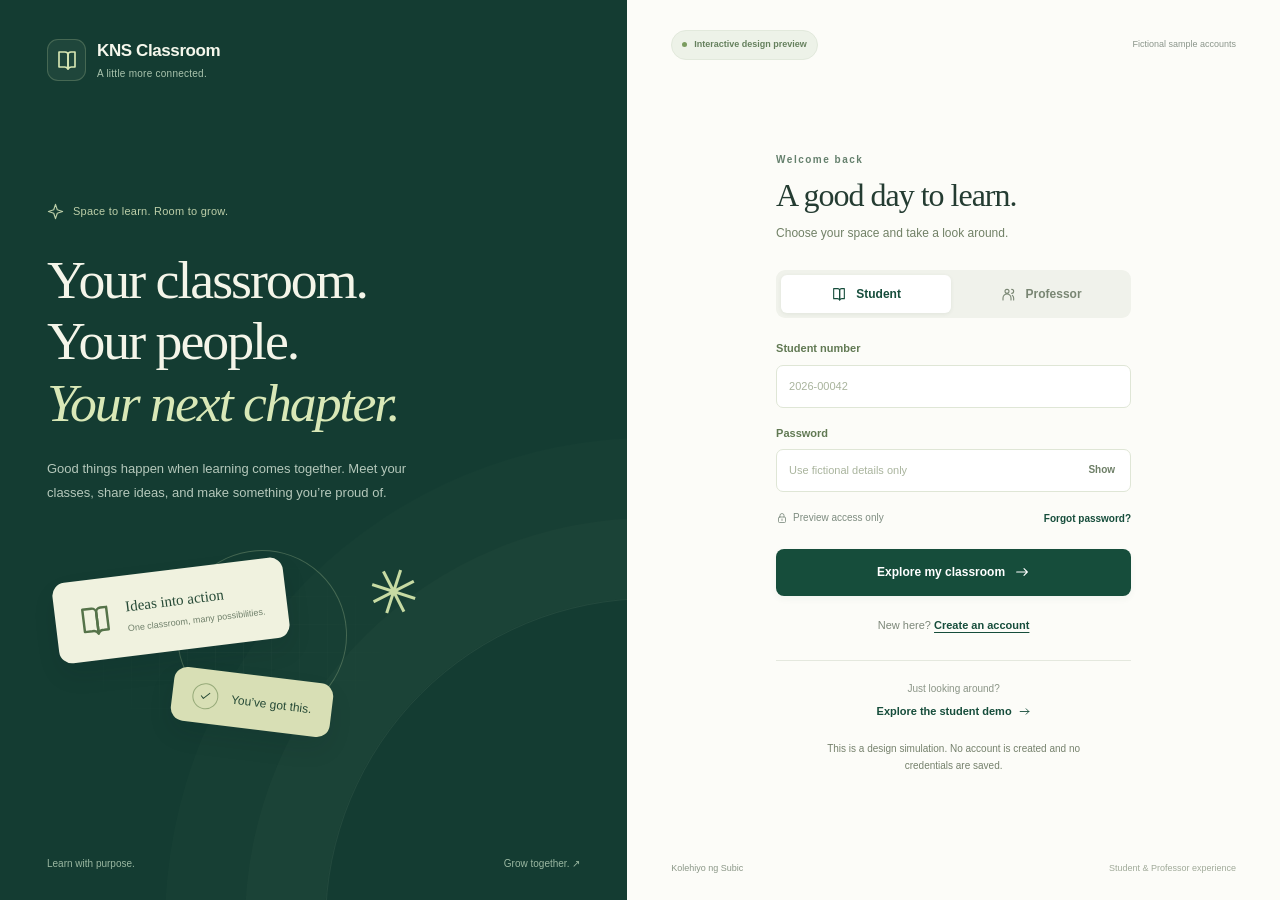
<file: prototype/index.html>
<!doctype html>
<html lang="en">
<head>
  <meta charset="utf-8">
  <meta name="viewport" content="width=device-width, initial-scale=1">
  <meta name="theme-color" content="#143c32">
  <meta http-equiv="Content-Security-Policy" content="default-src 'none'; script-src 'self'; style-src 'self'; img-src 'self' blob: data:; font-src 'self'; connect-src 'none'; form-action 'none'; base-uri 'none'; object-src 'none'">
  <meta name="description" content="An isolated, interactive classroom design prototype with fictional sample data.">
  <title>KNS Classroom · Design preview</title>
  <link rel="stylesheet" href="./prototype.css">
  <script src="./sample-data.js" defer></script>
  <script src="./prototype.js" defer></script>
</head>
<body>
  <a class="skip-link" href="#main">Skip to content</a>
  <div id="app"></div>
  <dialog id="modal" aria-labelledby="modal-title"><div id="modal-content"></div></dialog>
  <div id="toast" class="toast" role="status" aria-live="polite"></div>
  <noscript><main class="noscript"><h1>Enable JavaScript to explore the prototype</h1><p>This local design preview uses fictional data and runs entirely in your browser.</p></main></noscript>
</body>
</html>
</file>
<file: prototype/prototype.css>
/* Scoped to the standalone prototype. No imports or external assets. */
:root{--green:#164d3b;--deep:#143c32;--ink:#243c32;--muted:#77847b;--line:#e3e8e1;--paper:#f7f8f4;--white:#fff;--mint:#e0eee2;--lavender:#eae6f5;--peach:#f5e8db;--sand:#f2edda;--radius:17px;--sidebar:237px}
*{box-sizing:border-box}html{scroll-behavior:smooth}body{margin:0;background:var(--paper);color:var(--ink);font:14px/1.55 "Segoe UI",Arial,sans-serif;-webkit-font-smoothing:antialiased}button,input,textarea,select{font:inherit}button,a,input,select,textarea{-webkit-tap-highlight-color:transparent}button,a{touch-action:manipulation}button{cursor:pointer}a{color:inherit;text-decoration:none}button{color:inherit}button:disabled{opacity:.5;cursor:default}button,input,textarea,select{accent-color:var(--green)}h1,h2,h3,h4,p{margin:0}h1,h2,h3{line-height:1.25}button{border:0}input,textarea,select{min-width:0}textarea{resize:vertical}img{max-width:100%}[hidden]{display:none!important}.icon{width:20px;height:20px;flex:0 0 auto;display:inline-block;vertical-align:middle}.sr-only{position:absolute;width:1px;height:1px;padding:0;margin:-1px;overflow:hidden;clip:rect(0,0,0,0);white-space:nowrap;border:0}:focus-visible{outline:3px solid #6b9a54;outline-offset:4px}h1:focus,#main:focus{outline:none}.skip-link{position:fixed;z-index:100;top:10px;left:10px;transform:translateY(-160%);background:#fff;padding:12px 20px;border-radius:8px}.skip-link:focus{transform:none}.muted{color:var(--muted)}.small{font-size:12px}.preserve{white-space:pre-wrap;overflow-wrap:anywhere}.eyebrow{font-size:10px;font-weight:750;letter-spacing:1.7px;color:#65806d;margin-bottom:9px}.subtitle{color:var(--muted);margin-top:10px;line-height:1.65;font-size:14px}.button{display:inline-flex;align-items:center;justify-content:center;gap:9px;min-height:43px;padding:11px 18px;border:1px solid transparent;border-radius:8px;font-size:12px;font-weight:650;line-height:1.35;transition:background .18s,transform .18s;white-space:normal}.button:hover{transform:translateY(-1px)}.button.primary{background:var(--green);color:#fff;box-shadow:0 3px 7px #164d3b0c}.button.primary:hover{background:#23634c}.button.secondary{background:#fff;border-color:#dce4da;color:var(--green)}.button.secondary:hover{background:#eef4ed}.button.dark{background:#263f31;color:#fff}.button .icon{width:16px;height:16px}.full{width:100%}.text-button,.text-link{display:inline-flex;align-items:center;gap:7px;background:none;padding:3px 0;color:var(--green);font-size:12px;font-weight:650;line-height:1.5}.text-button:hover,.text-link:hover{text-decoration:underline;text-underline-offset:4px}.text-button .icon,.text-link .icon{width:15px;height:15px}.icon-button{display:inline-flex;align-items:center;justify-content:center;background:transparent;border-radius:9px;width:40px;height:40px;flex:0 0 auto}.icon-button:hover{background:#173e3009}.avatar{display:inline-flex;align-items:center;justify-content:center;width:37px;height:37px;flex:0 0 auto;border-radius:50%;background:#e4ecdf;color:#38523e;font-size:11px;font-weight:700;letter-spacing:.2px}.avatar.mint{background:var(--mint)}.avatar.lavender{background:var(--lavender);color:#6d5d91}.avatar.peach{background:var(--peach);color:#946a48}.badge{display:inline-flex;align-items:center;justify-content:center;min-height:23px;padding:3px 9px;border-radius:5px;background:#f0f2eb;color:#637260;font-size:10px;font-weight:650;line-height:1.4;white-space:nowrap}.badge.green{background:#e8f2e7;color:#487344}.badge.amber{background:#fff1d1;color:#88642d}.badge.gray{background:#edf0f0;color:#6b7979}.badge.mint{background:#dfecdc;color:#3f6e41}.badge.lavender{background:#eee8f7;color:#77638c}.badge.peach{background:#fae8d9;color:#976d49}.mint{--tint:#e4eee1;--tint-ink:#567b4b;--tint-light:#f5f8ef}.lavender{--tint:#eae5f3;--tint-ink:#83739b;--tint-light:#f8f6fb}.peach{--tint:#f5e7d9;--tint-ink:#b28564;--tint-light:#fcf7f1}.sand{--tint:#efecd9;--tint-ink:#928856;--tint-light:#faf9f2}.panel{background:#fff;border:1px solid var(--line);border-radius:var(--radius)}.section-heading{display:flex;align-items:center;justify-content:space-between;gap:15px;margin-bottom:18px}.section-heading h2{font-size:18px;font-weight:650;letter-spacing:-.35px}.section-heading .eyebrow{margin-bottom:6px}.section-heading p{margin-top:5px}.section-heading>span{font-size:11px;color:var(--muted)}.large-symbol{width:58px;height:58px;display:inline-grid;place-items:center;background:var(--tint,var(--mint));color:var(--tint-ink,var(--green));border-radius:16px}.large-symbol .icon{width:27px;height:27px}.empty{display:flex;flex-direction:column;align-items:center;justify-content:center;text-align:center;padding:55px 24px;gap:13px}.empty>.icon{width:37px;height:37px;color:#9bab96}.empty h3{font-family:Georgia,serif;font-size:24px;font-weight:400}.empty p{max-width:330px;color:var(--muted);font-size:13px}.empty .button{margin-top:8px}
.brand{display:flex;align-items:center;gap:11px;color:#f5f7ec;font-size:17px;font-weight:650;letter-spacing:-.4px}.brand small{display:block;font-size:10px;font-weight:400;letter-spacing:.25px;color:#aac4ae;margin-top:2px}.brand-mark{width:39px;height:42px;display:grid;place-items:center;border:1px solid #bed2a33d;background:#e7f0d60e;border-radius:11px;color:#d7e6b3}.brand-mark .icon{width:24px;height:24px}.auth-layout{display:grid;grid-template-columns:minmax(380px,.98fr) minmax(480px,1.02fr);min-height:100vh}.auth-story{background:var(--deep);color:#f4f5e9;padding:38px 47px 28px;display:flex;flex-direction:column;position:relative;overflow:hidden}.auth-story:before{content:"";width:650px;height:650px;position:absolute;right:-350px;bottom:-350px;border:1px solid #b9cead17;border-radius:50%;box-shadow:0 0 0 80px #b9cead06,0 0 0 160px #b9cead04;pointer-events:none}.auth-story-content{max-width:510px;margin:auto 0;padding:60px 0 25px;position:relative}.story-tag{display:inline-flex;align-items:center;gap:9px;color:#bdcfa9;font-size:11px;letter-spacing:.25px}.story-tag .icon{width:17px;height:17px}.auth-story h1{font-family:Georgia,"Times New Roman",serif;font-size:clamp(47px,4.2vw,67px);font-weight:400;line-height:1.14;letter-spacing:-2px;margin:23px 0}.auth-story h1 em{font-style:italic;color:#d9e8b7}.auth-story-content>p{max-width:360px;color:#b5c8bb;font-size:13px;line-height:1.85}.story-art{height:210px;margin-top:35px;position:relative;max-width:400px}.art-grid{position:absolute;inset:0 30px 0 0;opacity:.35;background-image:linear-gradient(#bdd1b118 1px,transparent 1px),linear-gradient(90deg,#bdd1b118 1px,transparent 1px);background-size:28px 28px;mask-image:radial-gradient(ellipse,#000,transparent 70%)}.art-orbit{position:absolute;width:170px;height:170px;border:1px solid #bed2a347;border-radius:50%;top:10px;left:130px;transform:rotate(-25deg)}.art-card{position:absolute;display:flex;align-items:center;gap:13px;background:#f0f2df;color:#264a36;box-shadow:0 12px 25px #071b2017;border-radius:13px;padding:20px 22px;transform:rotate(-7deg);left:8px;top:30px;font-size:15px;font-family:Georgia,serif}.art-card>.icon{width:36px;height:36px;color:#557349}.art-card small{display:block;font-family:"Segoe UI",sans-serif;font-size:9px;margin-top:4px;color:#70806b}.art-card-two{transform:rotate(7deg);top:135px;left:125px;padding:14px 20px;font-family:"Segoe UI",sans-serif;font-size:12px;background:#d8dfb5}.art-check{display:grid;place-items:center;border:1px solid #96aa79;width:26px;height:26px;border-radius:50%}.art-check .icon{width:14px;height:14px}.art-spark{position:absolute;right:28px;top:22px;font-size:62px;line-height:1;color:#c7dba3;transform:rotate(18deg)}.auth-story-footer{display:flex;justify-content:space-between;position:relative;color:#9ab7a1;font-size:10px;margin-top:20px}.auth-form-side{display:flex;flex-direction:column;padding:30px 44px 24px;background:#fcfcf8}.auth-top{display:flex;align-items:center;justify-content:space-between;gap:15px;font-size:9px;color:#8a958a}.preview-pill{display:inline-flex;align-items:center;gap:7px;background:#edf2e8;color:#65805d;padding:7px 10px;border:1px solid #e2e9dc;border-radius:30px;font-weight:600;white-space:nowrap}.preview-pill>span,.review-bar i{width:5px;height:5px;border-radius:50%;background:#7a9c5f;display:inline-block;flex:0 0 auto}.auth-card{width:100%;max-width:355px;margin:auto;padding:50px 0 30px}.auth-card .eyebrow{font-size:10px;letter-spacing:1.5px}.auth-card h2{font-family:Georgia,"Times New Roman",serif;font-weight:400;font-size:32px;letter-spacing:-1px;line-height:1.15}.auth-card .subtitle{font-size:12px;line-height:1.7;margin-bottom:26px}.role-picker{display:grid;grid-template-columns:1fr 1fr;gap:5px;background:#f0f2eb;padding:5px;border-radius:9px;margin:22px 0}.role-picker a{display:flex;justify-content:center;align-items:center;gap:9px;padding:10px;border-radius:6px;font-size:12px;font-weight:600;color:#798673}.role-picker a .icon{width:16px;height:16px}.role-picker a.selected{background:#fff;color:var(--green);box-shadow:0 1px 4px #1f3a1c12}.auth-card form>label{margin-bottom:16px}.auth-card .button.full{margin-top:7px;min-height:47px}.auth-options{display:flex;align-items:center;justify-content:space-between;margin:4px 0 13px;font-size:10px;color:#7e8c80}.auth-options>span{display:flex;align-items:center;gap:5px}.auth-options .icon{width:12px;height:12px}.auth-options .text-button{font-size:10px}.auth-switch{font-size:11px;color:#7c8779;text-align:center;margin-top:21px}.auth-switch a{font-weight:650;color:var(--green);text-decoration:underline;text-underline-offset:3px}.demo-access{border-top:1px solid #e4e8de;margin-top:26px;padding-top:20px;text-align:center}.demo-access>span{display:block;color:#8a9486;font-size:10px}.demo-access>button{display:inline-flex;align-items:center;gap:6px;font-size:11px;color:var(--green);background:none;margin-top:6px;font-weight:650}.demo-access .icon{width:13px;height:13px}.auth-disclaimer{font-size:9px;color:#8a9486;text-align:center;margin:18px auto 0;max-width:290px;line-height:1.75}.auth-bottom{display:flex;justify-content:space-between;gap:12px;font-size:9px;color:#8b9787;padding-top:15px}.auth-bottom>span{color:#a0aa99}.password-wrap{position:relative;display:block}.password-wrap input{padding-right:58px}.show-password{position:absolute;right:9px;top:0;height:100%;padding:0 7px;background:transparent;font-size:10px;font-weight:650;color:#6d7e66}
.sidebar{position:fixed;left:0;top:0;bottom:0;width:var(--sidebar);z-index:30;background:var(--deep);padding:30px 18px 17px;color:#e4eee2;display:flex;flex-direction:column}.sidebar .brand{padding:1px 7px;font-size:16px}.sidebar .brand small{font-size:9px}.sidebar-label{display:flex;align-items:center;justify-content:space-between;margin:40px 15px 12px;color:#8eaf99;font-size:9px;letter-spacing:1.4px;font-weight:600}.sidebar-label>span{letter-spacing:0;font-size:9px;border:1px solid #ffffff1a;border-radius:4px;padding:0 5px}.sidebar nav{display:grid;gap:4px}.nav-link{display:flex;align-items:center;gap:12px;min-height:44px;padding:11px 15px;color:#b9cfc0;font-size:11px;border-radius:7px;transition:background .15s}.nav-link .icon{width:17px;height:17px;opacity:.8}.nav-link:hover{background:#ffffff08}.nav-link.active{background:#dce9ce;color:#21492f;font-weight:650}.nav-link.active .icon{opacity:1}.nav-dot{height:6px;width:6px;border-radius:50%;background:#e4ca85;margin-left:auto}.sidebar-label.class-label{margin-top:30px}.sidebar-classes{display:grid;gap:8px;overflow:auto;max-height:235px}.sidebar-classes>a{display:flex;align-items:center;gap:12px;padding:5px 15px;font-size:10px;color:#c4d7c6}.sidebar-classes small{display:block;color:#789c86;font-size:9px;margin-top:1px}.class-dot{width:7px;height:7px;background:var(--tint);border-radius:2px;flex:0 0 auto}.sidebar-bottom{margin-top:auto;padding-top:28px}.sidebar-note{display:flex;align-items:center;gap:13px;margin:0 13px 25px;padding-top:15px;color:#a6c1a9;font:italic 16px/1.4 Georgia,serif}.sidebar-note .icon{width:30px;height:30px;color:#bbcc93;transform:rotate(-12deg)}.account{display:flex;align-items:center;gap:9px;padding-top:17px;border-top:1px solid #ffffff12}.account .avatar{width:31px;height:31px;background:#d7e2ba;color:#39543b;font-size:9px}.account>span{min-width:0;flex:1}.account strong{display:block;font-size:10px;font-weight:600;white-space:nowrap;overflow:hidden;text-overflow:ellipsis}.account small{font-size:9px;color:#8caf96}.account .icon-button{width:27px;height:32px;color:#9fbea8}.account .icon-button .icon{width:15px;height:15px}.workspace-body{margin-left:var(--sidebar);min-width:0}.topbar{height:76px;display:flex;align-items:center;gap:17px;padding:0 35px;background:#fcfcf8;border-bottom:1px solid #e8ebe3}.breadcrumb{font-size:10px;display:flex;gap:12px;color:#9ba494;white-space:nowrap}.breadcrumb strong{font-weight:500;color:#52644e}.search-trigger{display:flex;align-items:center;gap:9px;margin-left:auto;padding:8px 11px;background:transparent;border:1px solid #e6e9df;border-radius:7px;color:#8a9685;min-width:215px;font-size:10px}.search-trigger>.icon{width:14px;height:14px}.search-trigger kbd{margin-left:auto;font:9px "Segoe UI",sans-serif;background:#f2f4ed;border:1px solid #e4e8dd;padding:1px 4px;border-radius:3px}.notification-button{position:relative;width:30px}.notification-button .icon{width:18px;height:18px;color:#7b8d72}.notification-button>i{height:4px;width:4px;border-radius:50%;background:#b5a56a;position:absolute;top:9px;right:7px;border:1px solid #fcfcf8}.top-avatar{width:32px;height:32px;font-size:10px}.review-bar{display:flex;align-items:center;justify-content:space-between;gap:15px;padding:9px 35px;background:#eff2e9;border-bottom:1px solid #e5e9dc;font-size:9px;color:#849077}.review-bar>span{display:flex;align-items:center;gap:8px}.review-bar b{font-weight:600;color:#617554}.review-copy{padding-left:9px;border-left:1px solid #d4dcc9}.review-bar>label{display:flex;align-items:center;gap:8px;white-space:nowrap;font-size:9px}.review-bar select{padding:3px 22px 3px 7px;background-color:#fafbf6;border-color:#dce3d2;border-radius:4px;min-height:25px;font-size:9px;color:#56704d;width:auto;margin:0}.main-content{padding:34px 35px 30px;max-width:1600px;margin:auto;min-height:calc(100vh - 210px)}.page-heading{display:flex;justify-content:space-between;align-items:center;gap:20px;margin-bottom:27px}.page-heading h1{font-family:Georgia,"Times New Roman",serif;font-size:34px;font-weight:400;letter-spacing:-1px}.page-heading .subtitle{font-size:11px;margin-top:9px}.page-heading .eyebrow{font-size:9px;letter-spacing:1.4px}.heading-actions{flex:0 0 auto}.dashboard-grid{display:grid;grid-template-columns:minmax(0,1fr) minmax(245px,.39fr);gap:23px}.dashboard-primary,.dashboard-secondary{min-width:0}.welcome-banner{display:flex;align-items:center;justify-content:space-between;min-height:252px;background:#e7eddf;border:1px solid #e0e7d7;border-radius:var(--radius);padding:29px 32px;position:relative;overflow:hidden}.banner-date{display:inline-flex;gap:7px;align-items:center;font-size:9px;color:#7b8d6d}.banner-date .icon{width:13px;height:13px}.welcome-banner h2{font:400 clamp(28px,2.5vw,38px)/1.14 Georgia,serif;letter-spacing:-1px;color:#365338;margin-top:16px}.welcome-banner p{font-size:10px;line-height:1.8;color:#7d8c70;margin:12px 0 15px}.term-chip{display:inline-block;padding:4px 10px;border-radius:5px;background:#d8e3c6;color:#61794f;font-size:8px;letter-spacing:.1px}.banner-art{position:absolute;right:0;top:0;width:47%;height:100%;pointer-events:none}.orbit-ring{width:180px;height:180px;border:1px solid #9caf7f44;border-radius:50%;position:absolute;top:30px;right:-15px;box-shadow:0 0 0 26px #9caf7f0c,0 0 0 52px #9caf7f07}.floating-book{display:flex;align-items:center;justify-content:center;position:absolute;width:107px;height:114px;background:#f4f4df;transform:rotate(-13deg);right:51px;top:60px;border-radius:14px;border:1px solid #e0e3c9;box-shadow:7px 10px 0 #a4b48718}.floating-book .icon{width:64px;height:64px;color:#677f48;stroke-width:1.1}.floating-star{position:absolute;top:34px;right:26px;line-height:1;font-size:53px;color:#8da464;transform:rotate(17deg)}.floating-note{position:absolute;right:14px;top:174px;padding:9px 14px;background:#cddbb8;color:#61764b;font-size:9px;display:flex;align-items:center;gap:6px;border-radius:6px;transform:rotate(7deg)}.floating-note .icon{width:14px;height:14px}.art-dot{position:absolute;width:6px;height:6px;background:#8fa171;border-radius:50%}.dot-one{top:57px;left:26px}.dot-two{bottom:32px;right:147px;width:4px;height:4px}.metrics{display:grid;grid-template-columns:repeat(3,minmax(0,1fr));gap:13px;margin:20px 0 30px}.metric{padding:19px 18px;border:1px solid var(--line);background:#fff;border-radius:12px;position:relative}.metric-symbol{display:inline-flex;align-items:center;justify-content:center;width:31px;height:31px;border-radius:8px;background:var(--tint);color:var(--tint-ink)}.metric-symbol .icon{width:16px;height:16px}.metric strong{display:block;font-size:26px;font-weight:600;line-height:1;margin-top:16px;letter-spacing:-1px}.metric h3{font-size:10px;font-weight:600;margin-top:8px}.metric p{font-size:8px;color:#8f9b88;margin-top:5px}.metric>.metric-symbol{position:absolute;right:14px;top:18px}.metric strong{margin-top:4px}.classes-section .section-heading{margin-bottom:17px}.class-grid{display:grid;grid-template-columns:repeat(3,minmax(0,1fr));gap:14px}.class-card{display:block;background:#fff;border:1px solid #e4e8df;border-radius:13px;overflow:hidden;transition:transform .2s,box-shadow .2s;min-width:0}.class-card:hover{transform:translateY(-4px);box-shadow:0 9px 25px #234b2c09}.class-card-top{height:110px;display:flex;align-items:flex-start;gap:8px;background:var(--tint);padding:15px;position:relative;overflow:hidden}.class-card-top:after{content:"";position:absolute;width:115px;height:115px;border:1px solid #ffffff69;border-radius:50%;right:-27px;bottom:-58px;box-shadow:0 0 0 18px #ffffff18,0 0 0 36px #ffffff0d}.course-symbol{display:grid;place-items:center;position:absolute;top:29px;left:18px;width:49px;height:52px;background:#ffffff66;border:1px solid #ffffff9c;border-radius:10px;color:var(--tint-ink);font:400 22px Georgia,serif;transform:rotate(-7deg)}.class-card-code{font-size:8px;letter-spacing:.4px;color:var(--tint-ink);position:absolute;left:17px;bottom:10px}.card-arrow{margin-left:auto;color:var(--tint-ink);z-index:1;opacity:.65}.card-arrow .icon{width:15px;height:15px}.class-card-body{padding:16px 14px 0}.class-term{font-size:8px;color:#9a9f92;display:flex;gap:6px}.class-card h3{font-size:12px;font-weight:600;line-height:1.5;min-height:36px;margin-top:8px}.class-card-body>p{font-size:9px;color:#8c9684;margin:7px 0 15px}.class-card-footer{border-top:1px solid #edf0e7;display:flex;justify-content:space-between;gap:5px;padding:11px 0;font-size:8px;color:#8b9980}.class-card-footer>span{display:inline-flex;align-items:center;gap:4px}.class-card-footer .icon{width:12px;height:12px}.week-panel{padding:21px 20px}.week-panel h2{font-size:14px}.week-panel .section-heading{margin-bottom:20px}.week-strip{display:flex;justify-content:space-between;gap:4px}.week-strip>div{display:flex;flex-direction:column;align-items:center;justify-content:center;gap:6px;min-width:33px;padding:8px 6px;border-radius:30px}.week-strip span{font-size:9px;color:#97a18f}.week-strip strong{font-size:15px;font-weight:550}.week-strip i{width:3px;height:3px;background:#becaa9;border-radius:50%;margin-top:3px}.week-strip .today{background:var(--green);color:#fff}.week-strip .today span{color:#c0d9bd}.week-strip .today i{background:#bdd491}.week-note{display:flex;align-items:center;gap:7px;font-size:8px;color:#8a997f;margin-top:20px;white-space:normal}.status-dot{width:4px;height:4px;background:#92aa68;border-radius:50%;flex:0 0 auto}.coming-up{margin-top:20px;padding:21px 19px}.coming-up h2{font-size:14px}.coming-up .section-heading{margin-bottom:6px}.coming-up .section-heading>.icon{width:15px;height:15px;color:#8b9980}.coming-up>.small{font-size:9px}.upcoming-item{display:flex;align-items:center;gap:12px;width:100%;padding:19px 0;background:transparent;text-align:left;border-bottom:1px solid #edf0e8}.upcoming-item:hover{background:#f9faf6}.upcoming-date{display:flex;flex-direction:column;align-items:center;min-width:35px;padding:5px 6px;border:1px solid #e7ebdf;border-radius:7px;background:#fafbf6}.upcoming-date strong{font-size:17px;font-weight:550;line-height:1.2}.upcoming-date small{font-size:7px;letter-spacing:1px;color:#97a18c}.upcoming-item>span+span{min-width:0}.upcoming-item>span+span>small{font-size:8px;letter-spacing:.3px;color:#8d9c82}.upcoming-item>span+span>strong{display:block;font-size:10px;font-weight:600;line-height:1.6;margin:3px 0}.upcoming-item>span+span>span{font-size:8px;color:#a0a891}.coming-up>.text-link{margin-top:17px;font-size:10px}.gentle-note{display:flex;gap:12px;align-items:center;padding:24px 8px;font-size:9px;line-height:1.9;color:#96a087}.gentle-note>.icon{width:29px;height:29px;color:#9bb182}.gentle-note strong{font-weight:500;color:#7f9271}.workspace-footer{max-width:1600px;margin:auto;padding:22px 35px 25px;display:flex;justify-content:space-between;gap:15px;font-size:9px;color:#acb4a3}.workspace-footer>span:first-child{font-weight:600;color:#94a18a}.mobile-menu,.sidebar-scrim{display:none}
.list-toolbar{display:flex;align-items:center;justify-content:space-between;gap:20px;margin-bottom:24px;font-size:12px}.list-toolbar>span{display:flex;flex-wrap:wrap;gap:12px}.search-field{display:flex;align-items:center;gap:9px;padding:8px 12px;background:#fff;border:1px solid var(--line);border-radius:8px;min-height:40px}.search-field .icon{width:16px;height:16px;color:#91a084}.search-field input{border:0;padding:0;background:transparent;width:190px;min-height:22px;font-size:11px}.search-field input:focus{outline:none;box-shadow:none}.search-field:focus-within{outline:2px solid #8eaa74;outline-offset:2px}.full-grid{grid-template-columns:repeat(3,minmax(0,1fr));gap:22px}.full-grid .class-card-top{height:150px}.full-grid .course-symbol{width:66px;height:68px;top:34px;left:26px;font-size:30px}.full-grid .class-card-code{left:24px;bottom:14px}.full-grid .class-card-body{padding:23px 23px 0}.full-grid .class-card h3{font-size:17px;min-height:51px}.full-grid .class-card-body>p{font-size:11px}.full-grid .class-card-footer{padding:15px 0;font-size:10px}.full-grid .class-term{font-size:9px}.subtle-banner{display:flex;align-items:center;gap:20px;border:1px dashed #d4dfca;border-radius:13px;margin-top:30px;padding:25px;background:#f0f4e9}.subtle-banner>.icon{width:32px;height:32px;color:#819968}.subtle-banner>div{flex:1}.subtle-banner h3{font-size:14px;font-weight:600}.subtle-banner p{font-size:11px;color:#92a082;margin-top:5px}.filter-empty{padding:45px;text-align:center;color:var(--muted)}.work-heading{margin:25px 0 20px}.filter-tabs{display:flex;align-items:center;gap:8px;flex-wrap:wrap;margin-bottom:20px}.filter-tabs>button{background:transparent;border:1px solid transparent;min-height:34px;padding:7px 14px;color:#8b9882;border-radius:6px;font-size:11px}.filter-tabs>button.active{background:#e5eddd;border-color:#d8e4cc;color:#4f6f40;font-weight:600}.filter-tabs>button:hover{background:#eef3e7}.work-list{padding:5px 24px}.work-row{display:flex;align-items:center;gap:15px;width:100%;padding:20px 0;text-align:left;background:transparent;border-bottom:1px solid #edf0e7;min-height:85px}.work-row:last-child{border-bottom:0}.work-row:hover .work-copy>strong{color:#608243}.work-symbol{display:grid;place-items:center;width:42px;height:46px;border-radius:10px;background:var(--tint);color:var(--tint-ink);flex:0 0 auto}.work-symbol>.icon{width:22px;height:22px}.work-copy{flex:1;min-width:0}.work-copy>strong{font-size:12px;font-weight:600;display:block;line-height:1.6}.work-copy>small{display:block;font-size:9px;color:#9aa58d;margin-top:3px}.work-row-right{display:flex;align-items:center;gap:18px}.work-row-right>.icon{width:16px;height:16px;color:#aab49c}.due{display:inline-flex;align-items:center;gap:6px;font-size:10px;color:#8c9a80}.due>.icon{width:13px;height:13px}
.back-link{display:inline-flex;align-items:center;gap:8px;color:#8d9b81;font-size:10px;margin-bottom:21px}.back-link .icon{width:14px;height:14px}.subject-hero{display:flex;align-items:center;justify-content:space-between;gap:25px;background:var(--tint);border:1px solid #ffffff6e;padding:32px 35px;border-radius:17px;position:relative;overflow:hidden}.subject-meta{display:flex;align-items:center;gap:12px;font-size:10px;color:var(--tint-ink)}.subject-meta>.badge{background:#ffffff6b;color:var(--tint-ink);font-size:9px;letter-spacing:.6px}.subject-hero h1{font:400 clamp(25px,2.6vw,38px)/1.2 Georgia,serif;letter-spacing:-.7px;margin:15px 0 12px}.subject-hero p{font-size:11px;color:var(--tint-ink);display:flex;gap:10px;flex-wrap:wrap}.subject-hero-icon{padding-right:17px;transform:rotate(-10deg);opacity:.65;color:var(--tint-ink)}.subject-hero-icon>.icon{width:92px;height:92px;stroke-width:.9}.subject-tabs{display:flex;gap:28px;border-bottom:1px solid #dfe6d7;margin-bottom:28px;overflow:auto;white-space:nowrap;scrollbar-width:thin}.subject-tabs a{display:flex;align-items:center;gap:7px;padding:22px 0 15px;font-size:11px;color:#8e9b82;border-bottom:2px solid transparent}.subject-tabs a[aria-current="page"]{border-bottom-color:var(--green);color:var(--green);font-weight:650}.tab-dot{height:4px;width:4px;background:#96aa7c;border-radius:50%}.subject-columns{display:grid;grid-template-columns:minmax(0,1fr) 254px;gap:24px}.subject-columns .section-heading{margin:3px 0 20px}.subject-columns .section-heading h2{font-size:17px}.updates-list{display:grid;gap:19px}.update-card{padding:24px 25px}.update-meta{display:flex;align-items:center;gap:10px}.update-meta>span:not(.avatar){min-width:0}.update-meta strong{display:block;font-size:10px;font-weight:600}.update-meta small{display:block;color:#a0a995;font-size:9px;margin-top:2px}.update-meta>.pinned{display:flex;align-items:center;gap:4px;margin-left:auto;font-size:8px;color:#8c9c7d;white-space:nowrap}.pinned .icon{width:11px;height:11px}.update-card>h3{font:400 23px/1.3 Georgia,serif;letter-spacing:-.3px;margin:23px 0 13px}.update-card>p{font-size:12px;line-height:1.85;color:#839178}.update-bottom{display:flex;align-items:center;justify-content:space-between;gap:15px;border-top:1px solid #edf0e8;padding-top:14px;margin-top:23px}.update-bottom>span{display:flex;align-items:center;gap:6px;font-size:9px;color:#a0ac94}.update-bottom>.text-button{font-size:9px}.update-bottom .icon{width:12px;height:12px}.about-class{padding:25px}.about-class h3{font-family:Georgia,serif;font-size:24px;font-weight:400;margin:14px 0}.about-class>p:not(.eyebrow){font-size:11px;line-height:1.85;color:#8b9b80}.about-class dl{margin:23px 0 0;font-size:10px}.about-class dl>div{display:flex;gap:15px;justify-content:space-between;padding:9px 0;border-bottom:1px solid #eef1e8}.about-class dl>div:last-child{border:0}.about-class dt{color:#a2ad96}.about-class dd{margin:0;text-align:right;color:#667e55}.private-note,.code-card{margin-top:20px;padding:26px;border:1px solid #e1e8d7;border-radius:13px;background:#eef3e6}.private-note>.icon{color:#98ab81;width:25px;height:25px}.private-note h3{font-family:Georgia,serif;font-weight:400;font-size:22px;margin:15px 0 10px;line-height:1.35}.private-note p{font-size:11px;line-height:1.8;color:#91a07f}.private-note .text-link{font-size:10px;margin-top:20px}.code-card>span{display:flex;align-items:center;gap:7px;font-size:10px;color:#95a382}.code-card>span .icon{width:15px;height:15px}.code-card h3{font:400 23px/1.3 Georgia,serif;margin:13px 0}.class-code{display:flex;align-items:center;justify-content:space-between;background:#ffffff8f;color:#4f7042;border:1px dashed #c0cfaa;padding:12px 14px;border-radius:8px;width:100%;font:600 18px "Courier New",monospace;letter-spacing:2px}.class-code .icon{width:15px;height:15px;opacity:.7}.code-card>p{font-size:9px;color:#99a68b;margin-top:11px}
.chat-panel{overflow:hidden}.chat-header{display:flex;align-items:center;gap:12px;padding:20px 25px;border-bottom:1px solid #e7ecdf;min-height:84px}.chat-header h2{font-size:14px;font-weight:600}.chat-header p{font-size:10px;color:#9aa78d;margin-top:4px}.channel-icon{display:grid;place-items:center;background:#e8efdf;color:#7d9561;width:40px;height:40px;border-radius:11px}.channel-icon .icon{width:21px;height:21px}.privacy-label{margin-left:auto;display:flex;align-items:center;gap:5px;font-size:9px;color:#98a78a;white-space:nowrap}.privacy-label>.icon{width:12px;height:12px}.chat-history{height:400px;overflow-y:auto;padding:25px;background:#fcfdf9;scrollbar-width:thin}.chat-date{text-align:center;color:#a6af9b;font-size:9px;margin:0 0 25px}.message{display:flex;gap:11px;margin-bottom:23px;max-width:83%}.message>.avatar{width:29px;height:29px;font-size:9px;margin-top:18px}.message>div{min-width:0}.message-meta{display:flex;align-items:center;gap:10px;margin-bottom:6px;font-size:9px;color:#9daa8f}.message-meta strong{font-weight:600;color:#7b9070}.message-meta time{font-size:8px}.message-bubble{background:#fff;border:1px solid #e6ebdd;border-radius:0 12px 12px 12px;padding:13px 17px;font-size:12px;line-height:1.8;color:#6d8061}.message.mine{margin-left:auto;flex-direction:row-reverse}.message.mine .message-meta{justify-content:flex-end}.message.mine .message-bubble{background:#eaf0e1;border-color:#dfe8d3;border-radius:12px 0 12px 12px;color:#5c754b}.message-topic{display:flex;gap:5px;align-items:center;font-size:9px;line-height:1.5;padding-bottom:7px;margin-bottom:8px;border-bottom:1px solid #8aa26821;color:#899d75}.message-topic .icon{width:12px;height:12px}.message-composer{padding:16px 25px 19px;background:#fff;border-top:1px solid #e7ecdf}.topic-picker{display:flex;align-items:center;gap:8px;font-size:9px;font-weight:400;color:#a0ad91;margin-bottom:10px}.topic-picker select{background:#f7f9f2;border-color:#e7ecdf;min-height:27px;padding:3px 25px 3px 8px;border-radius:5px;color:#829574;font-size:9px;max-width:310px;width:auto;margin:0}.message-composer textarea{display:block;width:100%;font-size:12px;border:1px solid #e3e9da;border-radius:9px;min-height:75px;padding:12px 14px}.composer-bottom{display:flex;align-items:center;justify-content:space-between;gap:14px;margin-top:12px}.composer-bottom>span{display:flex;align-items:center;gap:5px;font-size:8px;color:#a2ae94}.composer-bottom .icon{width:11px;height:11px}.composer-bottom .button{min-height:34px;font-size:10px;padding:8px 13px}.composer-bottom .button>.icon{width:13px;height:13px}.inbox{display:grid;grid-template-columns:260px minmax(0,1fr);overflow:hidden}.thread-list{border-right:1px solid #e6ebdd;background:#fff;padding:20px 0;min-width:0}.thread-list-heading{display:flex;align-items:center;justify-content:space-between;padding:0 19px 15px}.thread-list-heading h2{font-size:13px;font-weight:600}.thread-list-heading>.icon,.thread-list-heading>span .icon{width:14px;height:14px;color:#9bab8f}.thread-search{margin:0 14px 18px;background:#f9faf5;padding:6px 8px;min-height:34px}.thread-search input{width:100%;font-size:10px}.thread-link{display:flex;gap:10px;align-items:center;text-align:left;width:100%;padding:17px 18px;background:transparent;border-left:2px solid transparent}.thread-link:hover{background:#f6f9f1}.thread-link.selected{border-left-color:#90a96b;background:#f0f5e8}.thread-link .avatar{width:33px;height:33px;font-size:9px}.thread-link>span:last-child{min-width:0}.thread-link strong{font-size:10px;font-weight:600;display:block}.thread-link small{font-size:8px;color:#a1ae92;display:block;margin-top:3px}.thread-link p{font-size:9px;color:#91a17f;white-space:nowrap;overflow:hidden;text-overflow:ellipsis;max-width:168px;margin-top:5px}.conversation{min-width:0}.conversation .chat-header{padding:20px}.conversation .chat-header h2{font-size:12px}.conversation .chat-history{height:340px;padding:20px}.conversation .message{max-width:93%}.conversation .message-meta{font-size:8px}.conversation .message-bubble{font-size:11px}.conversation .privacy-label{font-size:8px}.conversation .privacy-label>.icon{width:10px;height:10px}.conversation .message-composer{padding:16px 20px}.conversation-notice{display:flex;align-items:center;justify-content:center;gap:6px;font-size:8px;color:#a0ad91;margin-bottom:24px}.conversation-notice>.icon{width:11px;height:11px}
.insight-card{background:#f0eddf;border:1px solid #e7e1ca;padding:23px 22px 20px;border-radius:15px;position:relative;overflow:hidden}.insight-label{display:flex;align-items:center;gap:6px;font-size:8px;letter-spacing:1px;color:#9f956e;font-weight:650;flex-wrap:wrap}.insight-label>.icon{width:16px;height:16px}.insight-label>.badge{font-size:7px;letter-spacing:0;padding:2px 5px;min-height:18px;margin-left:auto}.insight-card>h3{font:400 30px/1.18 Georgia,serif;letter-spacing:-.6px;margin:24px 0 13px;color:#655f3e}.insight-card>p{font-size:10px;color:#9b9579;line-height:1.9}.insight-card>p strong{color:#837c5a;font-weight:600}.insight-context{display:flex;align-items:center;gap:9px;margin:19px 0 22px}.tiny-stack{display:inline-flex;padding-right:5px}.tiny-stack>.avatar{width:23px;height:23px;margin-right:-5px;border:2px solid #f0eddf;background:#d6dcc1;color:#7c8460;font-size:7px}.tiny-stack>.avatar:nth-child(2){background:#e2d4c0;color:#927a5f}.tiny-stack>.avatar:nth-child(3){background:#ded5e9;color:#9181a3}.insight-context>span:last-child{font-size:8px;color:#9d987c}.insight-actions{display:flex;align-items:center;justify-content:space-between;gap:10px}.insight-actions .button{font-size:10px;min-height:35px;padding:9px 12px}.insight-actions .text-button{font-size:10px;color:#9a916b}.insight-card>small{display:block;color:#aaa283;font-size:7px;margin-top:17px;line-height:1.7}.insights-grid{display:grid;grid-template-columns:1fr 1fr;gap:25px;max-width:940px}.insights-grid .insight-card{padding:34px}.insights-grid .insight-card>h3{font-size:43px;margin-top:34px}.insights-grid .insight-card>p{font-size:13px;line-height:1.85}.insights-grid .insight-label{font-size:9px}.insights-grid .insight-label .badge{font-size:8px}.insights-grid .insight-context{margin:25px 0}.insights-grid .insight-context>span:last-child{font-size:10px}.insights-grid .insight-actions .button{min-height:43px;font-size:11px}.insights-grid .insight-card>small{font-size:9px;margin-top:25px}.insight-explainer{padding:32px}.insight-explainer h2{font:400 31px/1.2 Georgia,serif;letter-spacing:-.6px;margin:23px 0 16px}.insight-explainer>p{font-size:12px;line-height:1.8;color:#91a180}.insight-explainer ol{counter-reset:insight;list-style:none;margin:28px 0;padding:0}.insight-explainer li{position:relative;padding-left:35px;margin-bottom:20px;counter-increment:insight}.insight-explainer li:before{content:counter(insight);position:absolute;top:1px;left:0;width:23px;height:23px;border-radius:50%;display:grid;place-items:center;background:#f0f4e8;color:#8d9e79;font-size:10px}.insight-explainer li strong{font-size:11px;font-weight:600;display:block}.insight-explainer li span{display:block;font-size:10px;color:#9aa78b;margin-top:4px;line-height:1.7}.insight-explainer p.small{font-size:9px}
.submissions-panel{padding:25px 0 0;overflow:hidden}.submissions-toolbar{display:flex;align-items:center;justify-content:space-between;gap:25px;padding:0 25px}.submissions-toolbar h2{font-size:17px;letter-spacing:-.3px;font-weight:600}.submissions-toolbar p{font-size:10px;margin-top:6px}.submissions-toolbar>label{width:310px;flex:0 1 auto;font-size:9px;color:#91a17f}.submissions-toolbar select{font-size:10px;margin-top:5px;min-height:37px}.submission-stats{display:flex;gap:30px;border-top:1px solid #edf0e7;border-bottom:1px solid #edf0e7;margin:23px 0;padding:19px 25px;background:#fcfdf9}.submission-stats>span{font-size:10px;color:#95a386}.submission-stats strong{font-size:22px;font-weight:500;color:#657e52;margin-right:6px}.submission-filters{display:flex;align-items:center;justify-content:space-between;gap:15px;padding:0 25px 20px}.submission-filters select{width:auto;min-width:150px;font-size:10px;min-height:36px}.submission-filters .search-field{min-height:36px}.table-scroll{overflow-x:auto}.submission-table{width:100%;border-collapse:collapse;text-align:left;white-space:nowrap;font-size:10px}.submission-table th{background:#f8faf3;color:#9eaa91;font-size:8px;letter-spacing:.6px;font-weight:600;padding:13px 15px;border-top:1px solid #e8eddf;border-bottom:1px solid #e8eddf}.submission-table th:first-child,.submission-table td:first-child{padding-left:25px}.submission-table th:last-child,.submission-table td:last-child{padding-right:25px}.submission-table td{padding:19px 15px;border-bottom:1px solid #edf0e6;color:#8d9b7f}.submission-table .text-button{font-size:10px}.submission-table .text-button .icon{width:13px;height:13px}.submission-table .badge{font-size:8px}.student-cell{display:flex;align-items:center;gap:9px}.student-cell strong{font-weight:500;color:#637b53;font-size:10px}.student-cell .avatar{width:31px;height:31px;font-size:8px}.table-note{padding:18px 25px;font-size:9px;color:#a3ae98;display:flex;align-items:center;gap:7px}.table-note .icon{width:13px;height:13px}
dialog{width:calc(100% - 32px);max-width:510px;max-height:calc(100dvh - 50px);padding:0;border:1px solid #e3e8dd;border-radius:18px;background:#fcfdf9;color:var(--ink);box-shadow:0 25px 100px #17392733;overflow:auto;scrollbar-width:thin}dialog::backdrop{background:#102a2180;backdrop-filter:blur(4px)}dialog.wide{max-width:690px}#modal-content{padding:29px 32px}.modal-heading{display:flex;align-items:flex-start;justify-content:space-between;gap:22px;margin-bottom:21px}.modal-heading h2{font:400 28px/1.18 Georgia,serif;letter-spacing:-.7px}.modal-heading .eyebrow{font-size:8px;margin-bottom:8px}.modal-heading>.icon-button{width:30px;height:30px;margin:-3px -8px 0 0;color:#92a07f}.modal-heading .icon-button .icon{width:17px;height:17px}dialog .subtitle{font-size:12px;margin:-5px 0 23px}form>label,.form-grid>label,.code-label,.submissions-toolbar>label{display:block;font-size:11px;font-weight:550;color:#617953}form>label,form>.form-grid{margin:17px 0}input,textarea,select{display:block;width:100%;min-height:43px;padding:11px 12px;border:1px solid #dfe6d6;border-radius:7px;background:#fff;color:#4f6943;font-size:12px;font-weight:400;line-height:1.4;margin-top:7px}input::placeholder,textarea::placeholder{color:#a9b49d;font-size:11px;opacity:1}input:focus,textarea:focus,select:focus{outline:2px solid #8eaa74;outline-offset:2px}input[readonly]{background:#f2f5eb;color:#92a180}.form-grid{display:grid;grid-template-columns:1fr 1fr;gap:18px}.form-note{display:flex;gap:6px;align-items:center;font-size:9px;color:#99a58a;line-height:1.7;margin:23px 0 0}.form-note>.icon{width:13px;height:13px}.form-error{color:#ae644e;font-size:11px;margin:13px 0;line-height:1.6}.form-error:empty{display:none}.form-footer{display:flex;align-items:center;justify-content:flex-end;gap:12px;margin-top:25px;padding-top:20px;border-top:1px solid #e4e9dc}.form-footer>.small{margin-right:auto;max-width:200px;font-size:9px}.checkbox-label{display:flex;align-items:center;gap:9px;font-weight:400}.checkbox-label input{min-height:0;width:14px;height:14px;margin:0}.class-created{text-align:center;padding:10px 5px}.class-created>.large-symbol{margin-bottom:21px}.class-created h3{font:400 25px/1.2 Georgia,serif;letter-spacing:-.5px}.class-created>p{font-size:11px;line-height:1.8;color:#95a283;margin:10px 0 25px}.class-created .code-label{text-align:center;font-size:10px;max-width:270px;margin:23px auto 17px}.code-label input{text-align:center;font:600 26px "Courier New",monospace;letter-spacing:3px;color:#66874b;min-height:63px;border:1px dashed #c7d6b4;background:#eff4e6}.join-input{font:500 23px "Courier New",monospace;letter-spacing:3px;padding:17px;min-height:67px;text-transform:uppercase}.join-input::placeholder{font-size:20px;letter-spacing:3px;color:#c0cbb3}.sample-hint{display:flex;align-items:flex-start;gap:9px;padding:14px 16px;background:#eef3e6;border-radius:8px;margin-top:20px}.sample-hint>.icon{color:#9aaf7e;width:18px;height:18px;margin-top:2px}.sample-hint p{font-size:10px;line-height:1.8;color:#93a17e}.sample-hint .text-button{display:inline;font-size:10px;padding:0;font-family:"Courier New",monospace;letter-spacing:.6px}.dialog-section-title{font-size:12px;font-weight:650;margin:26px 0 13px}.work-detail-meta{display:flex;align-items:center;gap:13px;flex-wrap:wrap;padding-bottom:20px;border-bottom:1px solid #e5eadc;font-size:10px;color:#9cab8e}.work-detail-meta>span{display:flex;align-items:center;gap:5px}.work-detail-meta .icon{width:13px;height:13px}.work-instructions{font-size:13px;line-height:1.85;color:#80946e}.file-chips{display:grid;gap:9px;margin:13px 0}.file-chips>span{display:flex;align-items:center;gap:12px;padding:13px 16px;border:1px solid #e4e9db;border-radius:8px;background:#fff}.file-chips>span>.icon{width:22px;height:22px;color:#a0b086}.file-chips strong{display:block;font-size:10px;font-weight:600;overflow-wrap:anywhere}.file-chips small{font-size:9px;color:#a7b297;display:block;margin-top:2px}.file-selection{margin:16px 0}.file-drop{display:flex;flex-direction:column;align-items:center;justify-content:center;gap:5px;border:1px dashed #c4d2b2;border-radius:11px;background:#f5f8ef;padding:20px;cursor:pointer;text-align:center;position:relative;min-height:150px;color:#91a37a}.file-drop>.icon{height:25px;width:25px;margin-bottom:6px}.file-drop>strong{font-size:11px;font-weight:600;color:#6e8a53}.file-drop>span{font-size:9px}.file-drop>span.small{font-size:8px;color:#a6b495;margin-top:3px}.file-drop>input{position:absolute;inset:0;opacity:0;cursor:pointer;width:100%;height:100%;margin:0;padding:0}.file-drop:focus-within{outline:3px solid #8eaa74;outline-offset:3px}.file-selection>.text-button{font-size:10px;margin-top:15px}.file-selection>.text-button .icon{width:13px;height:13px}.file-selection>.small{font-size:9px;margin-top:12px;line-height:1.75}.file-previews{display:grid;gap:8px;margin-top:12px}.file-preview{display:flex;align-items:center;gap:12px;border:1px solid #e4eadb;padding:9px 12px;border-radius:9px;background:#fff}.file-preview>img{width:47px;height:47px;object-fit:cover;border-radius:6px}.file-preview-icon{display:grid;place-items:center;width:38px;height:44px;background:#f1f5e9;color:#9cae7d;border-radius:6px;flex:0 0 auto}.file-preview>span:not(.file-preview-icon){flex:1;min-width:0}.file-preview strong{display:block;overflow-wrap:anywhere;font-size:10px;font-weight:550}.file-preview small{font-size:9px;color:#a2af90;display:block;margin-top:3px}.file-preview .icon-button{width:28px;height:28px;color:#a0ad8c}.file-preview .icon-button .icon{height:14px;width:14px}.submitted-notice,.alert-summary{display:flex;align-items:center;gap:13px;background:#edf4e5;border:1px solid #dfe9d3;padding:18px;border-radius:10px;margin-top:25px}.submitted-notice>.icon,.alert-summary>.icon{width:27px;height:27px;color:#8fa872}.submitted-notice strong,.alert-summary strong{display:block;font-size:12px;font-weight:600}.submitted-notice span,.alert-summary p{display:block;font-size:10px;color:#92a67d;margin-top:3px}.feedback-card{background:#eff4e7;padding:22px;border-radius:9px;margin-top:22px}.feedback-card>strong{font-size:22px;font-weight:500;color:#729452}.feedback-card p{font-size:12px;line-height:1.8;margin-top:10px;color:#8b9f75}.review-student{display:flex;gap:12px;align-items:center;margin:25px 0}.review-student .avatar{height:43px;width:43px}.review-student h3{font-size:13px;font-weight:600}.review-student p{font-size:10px;color:#a1ad92;margin-top:4px}.response-text{background:#f2f6eb;border-radius:9px;padding:18px;font-size:12px;line-height:1.85;color:#849970}.question-list{display:grid;margin-top:25px}.question-list article{display:flex;align-items:flex-start;gap:12px;padding:17px 0;border-bottom:1px solid #e5eadc}.question-list .avatar{width:30px;height:30px;font-size:9px}.question-list strong{font-size:10px;font-weight:600}.question-list p{font-size:12px;color:#91a17e;margin-top:5px;line-height:1.7}.alert-summary{margin:0 0 16px}.notification-list{display:grid;margin-bottom:20px}.notification-list>a,.notification-list>button{display:flex;align-items:center;gap:14px;text-align:left;background:transparent;padding:20px 0;border-bottom:1px solid #e8eddf;width:100%}.notification-list>button>span:nth-child(2),.notification-list>a>span:nth-child(2){flex:1}.notification-list strong{display:block;font-size:11px;font-weight:550}.notification-list small{display:block;font-size:10px;color:#a3af94;margin-top:5px;line-height:1.7}.notification-list>.icon{height:15px;width:15px}.search-dialog-field{margin:7px 0 25px}.search-dialog-field>input{margin:0;width:100%;min-height:30px;font-size:12px}.search-section{margin:25px 0 10px;font-size:8px}.search-result{display:flex;align-items:center;gap:13px;padding:14px 5px;border-bottom:1px solid #e8eddf;font-size:11px;width:100%;text-align:left;background:transparent}.search-result>span{flex:1}.search-result>.icon{width:17px;height:17px;color:#97aa80}.search-result small{display:block;font-size:9px;color:#a6b295;margin-top:3px}.toast{position:fixed;bottom:26px;left:50%;transform:translate(-50%,25px);z-index:200;max-width:calc(100% - 32px);padding:13px 22px;color:#eff7e8;background:#254d37;border:1px solid #acc28b24;border-radius:10px;font-size:12px;box-shadow:0 5px 25px #173e3026;opacity:0;visibility:hidden;transition:opacity .2s,transform .2s;pointer-events:none;text-align:center}.toast.visible{opacity:1;visibility:visible;transform:translate(-50%,0)}.noscript{max-width:600px;margin:15vh auto;padding:30px}.noscript h1{font-family:Georgia,serif;font-weight:400}.noscript p{margin-top:20px}
@media(min-width:1500px){.main-content{padding-top:44px}.dashboard-grid{grid-template-columns:minmax(0,1fr) 320px;gap:28px}.welcome-banner{min-height:295px;padding:35px 40px}.banner-art{right:20px;top:15px}.metrics{gap:20px;margin:25px 0 35px}.metric{padding:24px}.metric strong{font-size:32px}.metric h3{font-size:12px}.metric p{font-size:10px}.class-card-top{height:145px}.class-card-body{padding:22px 20px 0}.class-card h3{font-size:15px;min-height:45px}.class-term{font-size:9px}.class-card-body>p{font-size:11px}.class-card-footer{font-size:9px;padding:15px 0}.class-card-code{font-size:9px;bottom:14px}.course-symbol{height:64px;width:63px;font-size:27px;top:35px}.week-panel{padding:25px}.week-strip>div{padding:11px;min-width:39px}.week-note{font-size:9px}.coming-up{padding:25px}.coming-up h2{font-size:16px}.upcoming-item>span+span>strong{font-size:12px}.upcoming-item>span+span>span{font-size:9px}.upcoming-item{padding:24px 0}.insight-card{padding:28px}.insight-card>h3{font-size:36px}.insight-card>p{font-size:12px}.insight-context>span:last-child{font-size:9px}.insight-card>small{font-size:8px}}
@media(max-width:1200px){:root{--sidebar:215px}.sidebar{padding:25px 14px 15px}.sidebar .brand{font-size:14px;gap:9px}.sidebar .brand-mark{width:34px;height:37px}.sidebar .brand small{font-size:8px}.topbar{padding:0 25px}.review-bar{padding:8px 25px}.main-content{padding:28px 25px}.workspace-footer{padding:20px 25px}.dashboard-grid{grid-template-columns:minmax(0,1fr) 245px;gap:18px}.welcome-banner{padding:25px;min-height:240px}.welcome-banner h2{font-size:30px}.welcome-banner p{font-size:9px}.welcome-banner .banner-art{width:42%;opacity:.8;right:-20px}.floating-book{height:90px;width:85px;right:30px;top:74px}.floating-book .icon{width:52px;height:52px}.floating-star{right:13px;top:51px;font-size:45px}.floating-note{right:10px;font-size:8px;padding:8px}.metric{padding:17px 13px}.metric>.metric-symbol{right:10px;width:27px;height:27px}.metric strong{font-size:24px}.metric h3{font-size:9px}.metric p{font-size:7px}.class-grid{gap:10px}.class-card-body{padding:13px 12px 0}.class-card h3{font-size:11px}.class-term{font-size:7px;gap:4px}.class-card-body>p{font-size:8px}.class-card-footer{font-size:7px}.class-card-footer .icon{width:10px;height:10px}.class-card-code{font-size:7px}.section-heading h2{font-size:17px}.section-heading .text-link{font-size:10px}.subject-columns{grid-template-columns:minmax(0,1fr) 230px;gap:18px}.subject-columns .section-heading{gap:8px}.subject-columns .section-heading .button{font-size:10px;padding:10px 12px}.inbox{grid-template-columns:220px minmax(0,1fr)}.thread-link{padding:16px 13px}.thread-link p{max-width:143px}.conversation .privacy-label{display:none}.submissions-toolbar{padding:0 20px;gap:20px}.submissions-toolbar>label{width:260px}.auth-story{padding:35px}.auth-form-side{padding:28px 35px 20px}.auth-top>span:last-child{display:none}.insight-label>.badge{margin-left:0}.insight-label{gap:5px}}
@media(max-width:1020px){.dashboard-grid{grid-template-columns:minmax(0,1fr)}.dashboard-secondary{display:grid;grid-template-columns:1fr 1.35fr;gap:20px;align-items:start}.coming-up{margin-top:0}.gentle-note{display:none}.class-grid{gap:17px}.class-card h3{font-size:13px;min-height:39px}.class-card-body{padding:18px 15px 0}.class-card-body>p{font-size:10px}.class-term{font-size:8px}.class-card-footer{font-size:8px}.class-card-top{height:120px}.metrics{gap:17px}.metric{padding:21px 18px}.metric strong{font-size:29px}.metric h3{font-size:11px}.metric p{font-size:8px}.metric>.metric-symbol{right:16px;width:32px;height:32px}.welcome-banner h2{font-size:36px}.welcome-banner{padding:30px;min-height:257px}.welcome-banner .banner-art{right:25px;width:40%;opacity:1}.welcome-banner p{font-size:11px}.floating-book{width:107px;height:114px;right:50px;top:60px}.floating-book .icon{width:64px;height:64px}.floating-star{top:34px;right:26px;font-size:53px}.floating-note{right:14px;top:174px;padding:9px 14px;font-size:9px}.page-heading h1{font-size:30px}.page-heading{align-items:flex-start}.page-heading .subtitle{max-width:400px}.heading-actions .button{font-size:11px;padding:10px 13px}.full-grid{grid-template-columns:repeat(2,minmax(0,1fr))}.full-grid .class-card h3{font-size:16px}.subject-columns{grid-template-columns:minmax(0,1fr)}.subject-columns>aside{display:grid;grid-template-columns:1fr 1fr;gap:18px;align-items:start}.subject-columns .private-note,.subject-columns .code-card{margin-top:0}.search-trigger{min-width:0;padding:7px}.search-trigger>span,.search-trigger>kbd{display:none}.topbar{height:65px}.auth-layout{grid-template-columns:45% 55%}.auth-story{padding:30px 28px}.auth-story h1{font-size:45px}.auth-story-content>p{font-size:12px}.story-art{transform:scale(.85);transform-origin:left top;height:190px;margin-top:45px}.art-spark{right:0}.auth-card{padding:45px 0 25px}.auth-card h2{font-size:30px}.auth-form-side{padding:25px}.auth-bottom{font-size:8px}.auth-bottom>span{display:none}.insights-grid{grid-template-columns:1fr}.insights-grid .insight-card{max-width:none}.insight-explainer{max-width:none}}
@media(max-width:760px){:root{--sidebar:237px}.workspace-body{margin-left:0}.sidebar{transform:translateX(-100%);transition:transform .22s;z-index:60;padding:27px 18px 20px}.sidebar.is-open{transform:translateX(0)}.sidebar .brand{font-size:16px}.sidebar .brand-mark{height:42px;width:39px}.sidebar .brand small{font-size:9px}.sidebar .nav-link{font-size:12px;min-height:46px}.sidebar-label{font-size:10px}.sidebar-classes>a{font-size:11px}.sidebar-scrim.visible{display:block;position:fixed;inset:0;background:#19322677;z-index:50;border-radius:0}.mobile-menu{display:inline-flex;width:27px;margin-left:-4px}.mobile-menu .icon{width:19px}.topbar{height:64px;padding:0 20px;gap:14px}.breadcrumb{font-size:10px;gap:9px}.topbar .search-trigger{margin-left:auto}.review-bar{padding:9px 20px;font-size:9px;gap:10px}.review-copy{font-size:8px;padding-left:7px}.review-bar>span{gap:6px}.review-bar>label{font-size:8px;gap:5px}.review-bar select{font-size:9px;min-height:26px;padding:3px 17px 3px 6px}.main-content{padding:26px 20px 25px}.page-heading{gap:20px;margin-bottom:24px}.page-heading h1{font-size:31px}.page-heading .eyebrow{font-size:8px}.page-heading .subtitle{font-size:11px;max-width:400px}.heading-actions .button{padding:10px 12px;font-size:10px}.dashboard-secondary{grid-template-columns:1fr 1fr;gap:17px}.class-grid{gap:15px}.class-card-top{height:120px}.class-card h3{font-size:12px;min-height:36px}.class-card-body{padding:16px 13px 0}.class-card-body>p{font-size:9px}.class-card-footer{font-size:7px}.welcome-banner{min-height:245px;padding:28px}.welcome-banner h2{font-size:34px}.welcome-banner .banner-art{right:5px;width:43%}.week-panel{padding:22px 20px}.coming-up{padding:22px 20px}.week-note{font-size:8px}.insight-card{padding:23px}.insight-card>h3{font-size:32px}.insight-card>p{font-size:11px}.insight-context>span:last-child{font-size:8px}.subject-hero{padding:27px}.subject-hero h1{font-size:30px}.subject-hero-icon .icon{height:70px;width:70px}.subject-tabs{gap:24px;margin-bottom:25px}.subject-tabs a{font-size:11px}.subject-columns{gap:23px}.inbox{grid-template-columns:210px minmax(0,1fr)}.conversation .chat-header{padding:18px 15px}.conversation .chat-header p{font-size:9px}.conversation .message-composer{padding:14px 15px}.conversation .composer-bottom>span{max-width:150px;font-size:7px}.thread-link{padding:15px 12px}.thread-link p{max-width:135px}.inbox .message{max-width:98%}.auth-layout{display:block}.auth-story{padding:26px 25px;min-height:250px}.auth-story-content{padding:38px 0 10px;max-width:600px}.auth-story h1{font-size:42px;margin:16px 0 14px;max-width:450px}.auth-story h1 br:first-child{display:none}.auth-story-content>p{max-width:450px;font-size:11px}.story-tag{font-size:10px}.story-art{position:absolute;right:0;top:15px;left:auto;width:270px;opacity:.4;transform:scale(.7);transform-origin:right top;display:none}.auth-story-footer{display:none}.auth-form-side{padding:22px 25px}.auth-top{justify-content:center}.auth-card{max-width:390px;margin:0 auto;padding:36px 0 28px}.auth-card h2{font-size:32px}.auth-bottom{border-top:1px solid #e6eadf;padding:17px 0 6px;font-size:9px}.auth-bottom>span{display:inline}.work-row-right{gap:10px}.work-copy>strong{font-size:12px}.work-row{gap:12px}.workspace-footer{padding:18px 20px;font-size:8px}.submission-stats{gap:22px}.submission-stats>span{font-size:9px}.submission-stats strong{font-size:20px}.submissions-toolbar{flex-wrap:wrap}.submissions-toolbar>label{width:100%}.submissions-toolbar>label select{width:100%}.insights-grid .insight-card{padding:29px}.insights-grid .insight-card>h3{font-size:38px}}
@media(max-width:520px){.topbar{gap:10px;padding:0 16px}.topbar .breadcrumb{font-size:9px}.topbar .search-trigger{padding:8px}.topbar .top-avatar{height:28px;width:28px;font-size:9px}.notification-button{width:25px}.review-bar{padding:9px 16px}.review-copy{display:none}.review-bar b{font-size:9px}.main-content{padding:23px 16px}.page-heading{flex-wrap:wrap;gap:18px}.page-heading h1{font-size:30px}.page-heading .subtitle{font-size:11px}.heading-actions{width:100%}.heading-actions .button{font-size:11px;min-height:39px;padding:10px 16px}.welcome-banner{padding:24px;min-height:237px}.welcome-banner h2{font-size:32px}.welcome-banner .banner-art{right:-35px;width:43%;opacity:.52}.welcome-banner p{font-size:9px;position:relative;z-index:1}.welcome-banner>div:first-child{position:relative;z-index:1}.floating-book{width:83px;height:90px;right:33px;top:72px}.floating-book>.icon{height:52px;width:52px}.floating-star{right:16px;top:49px;font-size:42px}.floating-note{top:175px;right:19px;padding:7px 8px;font-size:7px}.banner-date{font-size:8px}.term-chip{font-size:7px}.metrics{gap:8px;margin:15px 0 26px}.metric{padding:17px 10px 14px;min-height:125px}.metric strong{font-size:26px;margin-top:8px}.metric>.metric-symbol{position:static;width:25px;height:25px;margin-bottom:3px}.metric>.metric-symbol .icon{width:13px;height:13px}.metric h3{font-size:8px;line-height:1.6;margin-top:7px}.metric p{display:none}.section-heading h2{font-size:18px}.section-heading .eyebrow{font-size:8px;letter-spacing:1.3px}.section-heading .text-link{font-size:9px;gap:4px;white-space:nowrap}.section-heading .text-link .icon{width:12px;height:12px}.class-grid,.full-grid{grid-template-columns:1fr}.class-card{display:grid;grid-template-columns:102px 1fr;border-radius:12px}.class-card-top,.full-grid .class-card-top{height:100%;min-height:154px;padding:13px}.class-card-body,.full-grid .class-card-body{padding:18px 17px 0}.course-symbol,.full-grid .course-symbol{top:39px;left:22px;width:49px;height:54px;font-size:23px}.class-card-code,.full-grid .class-card-code{left:17px;bottom:20px;font-size:7px}.class-card h3,.full-grid .class-card h3{font-size:14px;min-height:0;line-height:1.5;margin-top:8px}.class-term,.full-grid .class-term{font-size:8px}.class-card-body>p,.full-grid .class-card-body>p{font-size:9px;margin:8px 0 13px}.class-card-footer,.full-grid .class-card-footer{padding:11px 0;font-size:8px}.dashboard-secondary{grid-template-columns:1fr;gap:18px}.week-panel{padding:23px}.week-strip{justify-content:space-around}.week-strip>div{min-width:42px;padding:9px}.week-note{justify-content:center;font-size:9px}.coming-up{padding:24px}.coming-up h2{font-size:17px}.coming-up>.small{font-size:10px}.upcoming-item{padding:20px 0}.upcoming-item>span+span>strong{font-size:12px}.upcoming-item>span+span>small{font-size:9px}.upcoming-item>span+span>span{font-size:9px}.coming-up>.text-link{font-size:11px}.upcoming-date{min-width:39px}.gentle-note{display:flex;padding:4px 10px}.list-toolbar{align-items:flex-start;gap:14px;flex-direction:column;font-size:11px}.list-toolbar .search-field{width:100%}.list-toolbar .search-field input{width:100%}.subtle-banner{flex-wrap:wrap;gap:14px;padding:20px}.subtle-banner>div{flex-basis:70%}.subtle-banner>.button{margin-left:0;font-size:10px}.subtle-banner h3{font-size:13px}.subtle-banner p{font-size:10px}.work-list{padding:2px 16px}.work-symbol{width:34px;height:39px;border-radius:8px}.work-symbol>.icon{width:18px;height:18px}.work-row{gap:10px;padding:19px 0}.work-copy>strong{font-size:11px}.work-copy>small{font-size:8px}.work-row-right{flex-direction:column;gap:7px;align-items:flex-end}.work-row-right>.icon{display:none}.due{font-size:8px;gap:4px}.due>.icon{width:11px;height:11px}.work-row-right .badge{font-size:7px;padding:3px 5px}.filter-tabs{gap:5px}.filter-tabs>button{padding:7px 11px;font-size:10px}.subject-hero{padding:23px 22px}.subject-hero h1{font-size:29px;max-width:280px;line-height:1.2}.subject-hero-icon{display:none}.subject-meta{font-size:8px;gap:10px}.subject-hero p{font-size:9px;line-height:1.7;gap:7px}.subject-tabs{gap:23px;margin-bottom:23px}.subject-tabs a{font-size:10px;padding-top:20px}.subject-columns>aside{grid-template-columns:1fr}.subject-columns .section-heading{align-items:flex-start;gap:13px}.subject-columns .section-heading h2{font-size:17px}.subject-columns .section-heading .small{font-size:10px}.subject-columns .section-heading .button{padding:9px 10px;min-height:35px;font-size:9px;white-space:nowrap}.subject-columns .section-heading .button>.icon{width:12px;height:12px}.update-card{padding:20px}.update-meta .avatar{height:32px;width:32px;font-size:9px}.update-meta strong{font-size:9px}.update-meta small{font-size:8px}.update-meta>.pinned{font-size:7px;gap:2px}.update-card>h3{font-size:22px}.update-card>p{font-size:11px}.update-bottom{gap:8px}.update-bottom>span{font-size:8px}.update-bottom>.text-button{font-size:8px}.about-class{padding:23px}.private-note{padding:23px}.chat-header{padding:18px 17px;gap:10px}.chat-header h2{font-size:12px}.chat-header p{font-size:9px}.privacy-label{display:none}.chat-history{padding:20px 16px;height:390px}.message{max-width:94%;gap:8px}.message>.avatar{height:24px;width:24px;font-size:7px}.message-meta{font-size:8px;gap:7px;flex-wrap:wrap}.message-meta time{font-size:7px}.message-bubble{padding:12px;font-size:11px;line-height:1.75}.message-topic{font-size:8px}.message-composer{padding:14px 16px}.message-composer textarea{font-size:11px}.message-composer .topic-picker select{max-width:235px;font-size:8px}.composer-bottom>span{font-size:7px;max-width:170px;line-height:1.7}.composer-bottom>.button{font-size:9px}.inbox{grid-template-columns:1fr}.thread-list{border-right:0;border-bottom:1px solid #e5ebdc;display:flex;flex-wrap:wrap;padding:17px 14px 10px;gap:8px}.thread-list-heading{width:100%;padding:0 4px 7px}.thread-search{margin:0;width:100%;min-height:30px;padding:5px 8px}.thread-link{width:calc(50% - 4px);gap:7px;border:1px solid #e5ebdc;border-radius:7px;padding:10px 8px;align-items:flex-start}.thread-link.selected{border-color:#c4d7b0}.thread-link>.avatar{width:25px;height:25px;font-size:7px}.thread-link strong{font-size:8px}.thread-link small{font-size:7px}.thread-link p{display:none}.conversation .chat-header{padding:17px}.conversation .chat-header h2{font-size:12px}.conversation .chat-history{height:330px}.conversation .message-bubble{font-size:11px}.conversation .message-composer{padding:16px}.submissions-toolbar{padding:0 18px}.submissions-toolbar>div>h2{font-size:16px}.submission-stats{gap:15px;justify-content:space-between;padding:16px 18px}.submission-stats strong{display:block;font-size:24px;margin-bottom:5px}.submission-stats>span{font-size:8px}.submission-filters{padding:0 17px 17px;gap:9px;align-items:stretch}.submission-filters>.search-field{min-width:0;flex:1;padding:7px 9px}.submission-filters>.search-field input{width:100%;font-size:9px}.submission-filters select{min-width:110px;font-size:9px;padding:7px 6px;min-height:36px;margin-top:0}.table-note{padding:17px;font-size:8px;line-height:1.8}.insights-grid{gap:20px}.insights-grid .insight-card{padding:25px}.insight-card>h3{font-size:36px}.insights-grid .insight-card>h3{font-size:37px}.insights-grid .insight-card>p{font-size:12px}.insight-explainer{padding:26px}.workspace-footer{font-size:7px;padding:15px 17px 23px;gap:20px}.workspace-footer>span:last-child{text-align:right;max-width:190px}dialog{max-height:calc(100dvh - 28px);width:calc(100% - 24px);border-radius:14px}#modal-content{padding:24px 22px}.modal-heading{gap:18px}.modal-heading h2{font-size:26px}.form-grid{gap:13px}input,textarea,select{font-size:12px}.work-detail-meta{font-size:9px;gap:10px}.work-instructions{font-size:12px}.form-footer{gap:8px;flex-wrap:wrap}.form-footer .button{font-size:10px;padding:11px 13px}.form-footer>.small{font-size:8px;max-width:170px}.review-student p{font-size:9px;line-height:1.7}.alert-summary{padding:15px;align-items:flex-start}.alert-summary strong{font-size:11px}.alert-summary p{font-size:9px;line-height:1.7}.question-list p{font-size:11px}.toast{font-size:11px;padding:12px 17px;bottom:18px;width:max-content}.auth-story{padding:23px}.auth-story h1{font-size:39px}.auth-story-content{padding-top:32px}.auth-story-content>p{font-size:10px;max-width:330px}.auth-story .brand{font-size:16px}.auth-story .brand-mark{height:35px;width:33px}.auth-story .brand small{font-size:9px}.story-tag{font-size:8px}.story-tag .icon{width:14px;height:14px}.auth-form-side{padding:23px}.auth-card{padding:30px 0 25px}.auth-card h2{font-size:30px}.auth-card .subtitle{font-size:11px}.auth-top{font-size:8px}.auth-bottom{font-size:8px}.auth-bottom>span{font-size:7px}.auth-card input{min-height:46px}.auth-card form>label{font-size:11px}.role-picker a{min-height:39px}}
@media(max-width:360px){.review-bar>span{gap:5px}.breadcrumb{gap:7px}.page-heading h1{font-size:28px}.welcome-banner{padding:22px}.welcome-banner h2{font-size:29px}.welcome-banner .banner-art{opacity:.25;right:-40px}.class-card{grid-template-columns:86px 1fr}.class-card-top,.full-grid .class-card-top{min-height:158px}.course-symbol,.full-grid .course-symbol{left:17px;width:43px;height:48px}.class-card-code,.full-grid .class-card-code{left:11px;font-size:7px}.class-card-body,.full-grid .class-card-body{padding:17px 13px 0}.class-card h3,.full-grid .class-card h3{font-size:12px}.class-term,.full-grid .class-term{font-size:7px;gap:4px}.class-card-footer,.full-grid .class-card-footer{font-size:7px}.metric{padding:14px 9px}.metric h3{font-size:7px}.subject-meta{font-size:7px}.subject-hero{padding:22px 19px}.subject-hero h1{font-size:27px}.form-grid{grid-template-columns:1fr}.form-footer>.small{max-width:100%}.submission-filters{flex-direction:column}.submission-filters select{width:100%}.subject-columns .section-heading{flex-wrap:wrap}.auth-story h1{font-size:34px}}
@media(prefers-reduced-motion:reduce){html{scroll-behavior:auto}*,*:before,*:after{transition:none!important;animation:none!important}}

/* Final review refinements: contained tables, readable metadata, and mobile heading breaks. */
:root{--muted:#687762}
.table-scroll{position:relative;max-width:100%}
.sr-only{left:0;top:0}
.account>.avatar{flex:0 0 31px;width:31px}
.auth-story h1 br:first-child{display:initial}
.submissions-toolbar>label,.submission-filters>label{min-width:0}
.auth-disclaimer{color:#75816c;font-size:10px}
.subtitle,.metric p,.class-card-body>p,.work-copy>small,.due,.week-note,.coming-up>.small,.gentle-note,.gentle-note strong,.work-instructions,.update-card>p,.about-class>p:not(.eyebrow),.private-note p{color:#718166}
@media(min-width:761px){
.nav-link{font-size:12px}
.sidebar-classes>a{font-size:11px}
.account strong{font-size:11px}
.account small{font-size:10px}
.page-heading .subtitle{font-size:12px}
.banner-date{font-size:10px}
.welcome-banner p{font-size:12px}
.term-chip{font-size:9px}
.metric h3{font-size:11px}
.metric p{font-size:9px}
.class-card h3{font-size:14px;min-height:42px}
.class-term{font-size:9px}
.class-card-body>p{font-size:11px}
.class-card-footer{font-size:9px}
.week-note{font-size:9px}
.upcoming-item>span+span>strong{font-size:12px}
.upcoming-item>span+span>small{font-size:9px}
.upcoming-item>span+span>span{font-size:10px}
.coming-up>.small{font-size:10px}
.insight-card>p{font-size:12px}
.insight-context>span:last-child{font-size:9px}
.insight-card>small{font-size:8px}
.work-copy>strong{font-size:13px}
.work-copy>small{font-size:10px}
.update-card>p,.work-instructions{font-size:13px}
.message-bubble{font-size:13px}
}

@media(max-width:760px){.sidebar{visibility:hidden}.sidebar.is-open{visibility:visible}}
</file>
